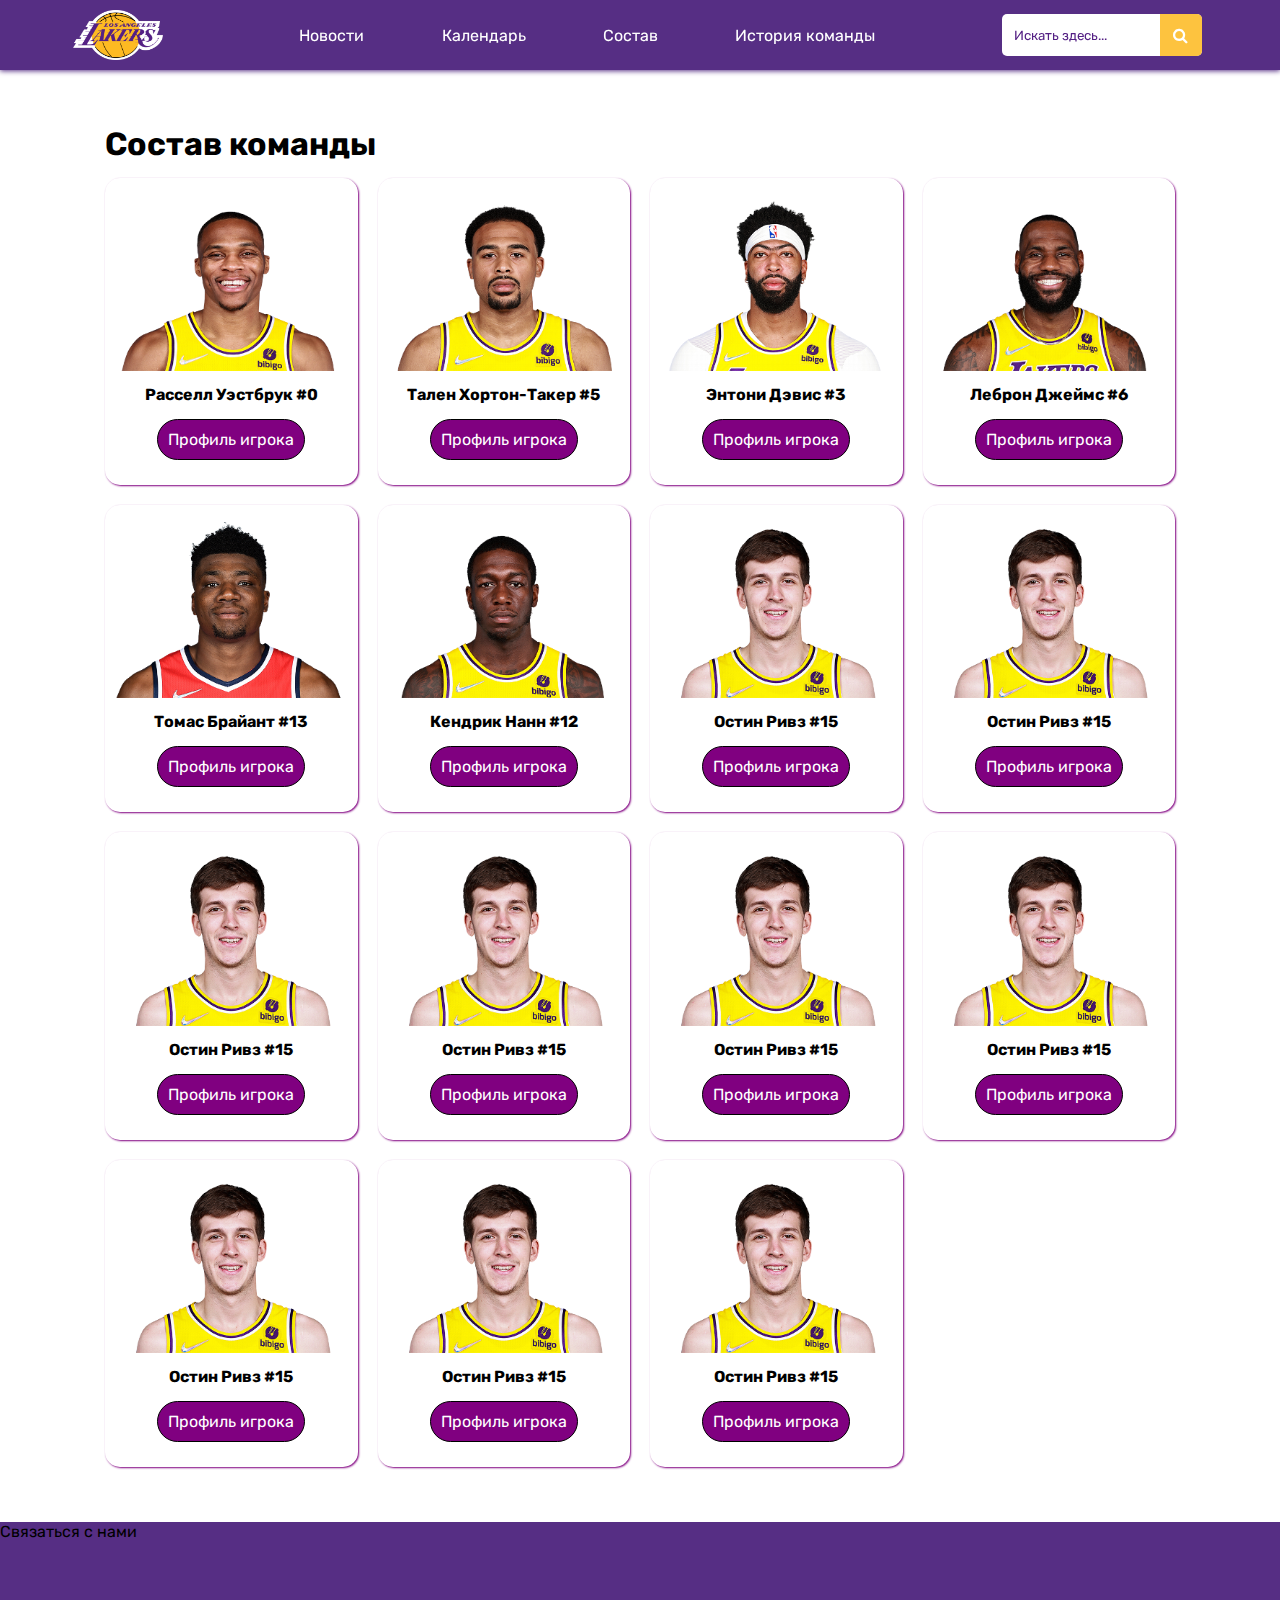
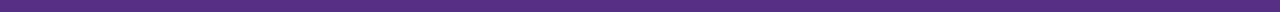
<file: line-up/line-up.html>
<!DOCTYPE html>
<html lang="en">
<head>
    <meta charset="UTF-8">
    <meta http-equiv="X-UA-Compatible" content="IE=edge">
    <meta name="viewport" content="width=device-width, initial-scale=1.0">
    <link rel="stylesheet" href="https://cdnjs.cloudflare.com/ajax/libs/font-awesome/4.7.0/css/font-awesome.min.css">
    <link rel="stylesheet" href="line-up.css">
    <link rel="stylesheet" href="../menu.css">
    <link rel="apple-touch-icon" sizes="180x180" href="../images/icons/apple-touch-icon.png">
    <link rel="icon" type="image/png" sizes="32x32" href="../images/icons/favicon-32x32.png">
    <link rel="icon" type="image/png" sizes="16x16" href="../images/icons/favicon-16x16.png">
    <title>Состав команды</title>
</head>
<body>
    <header class="page-header">
        <div class="mobile-menu page-menu">
            <input id="menu__toggle" type="checkbox"/>
            <label class="menu__btn" for="menu__toggle">
                <span></span>
            </label>
            <nav class="mobile-nav-menu nav-menu">
                <a href="#news" class="nav-item">Новости</a>
                <a href="#schedule" class="nav-item">Календарь</a>
                <a href="line-up.html" class="nav-item">Состав</a>
                <a href="#history" class="nav-item">История команды</a>
            </nav>
        </div>
        <div class="logo-wrapper">
            <a href="../index.html" class="logo-link">
                <picture>
                    <source media="(min-width: 900px)" srcset="../images/icons/logo.png">
                    <source media="(max-width:900px )" srcset="../images/icons/Lakers-mobile-menu-logo.png">
                    <img src="images/icons/Lakers-mobile-menu-logo.png" alt="Логотип команды Лос-Анджелес Лейкерс" class="logo-img">
                </picture>
            </a>
        </div>
        <div class="search">
            <form>
                <input type="text" placeholder="Искать здесь..." class="search-input">
                <button type="submit"></button>
            </form>
        </div>
    </header>
    <main class="main-mobile-page">
        <div class="container">
            <h1 class="main-title"> Cостав команды</h1>
            <section class="line-up">
                <div class="players-card">
                    <img src="img/players_card/westbrook.jpeg" alt="Игрок команды Расселл Уэстбрук">
                    <h4 class="card-title">Расселл Уэстбрук #0</h4>
                    <a href="#" class="card-btn"> Профиль игрока</a>
                </div>
                <div class="players-card">
                    <img src="img/players_card/THT.png" alt="Игрок команды Тален Хортон-Такер">
                    <h4 class="card-title">Тален Хортон-Такер #5</h4>
                    <a href="#" class="card-btn"> Профиль игрока</a>
                </div>
                <div class="players-card">
                    <img src="img/players_card/AD.png" alt="Игрок команды Энтони Дэвис">
                    <h4 class="card-title">Энтони Дэвис #3</h4>
                    <a href="#" class="card-btn"> Профиль игрока</a>
                </div>
                <div class="players-card">
                    <img src="img/players_card/James.png" alt="Игрок команды Леброн Джеймс">
                    <h4 class="card-title">Леброн Джеймс #6</h4>
                    <a href="#" class="card-btn"> Профиль игрока</a>
                </div>
                <div class="players-card">
                    <img src="img/players_card/Thomas Bryant.png" alt="Игрок команды Томас Брайант">
                    <h4 class="card-title">Томас Брайант #13</h4>
                    <a href="#" class="card-btn"> Профиль игрока</a>
                </div>
                <div class="players-card">
                    <img src="img/players_card/Kendrick Nunn.png" alt="Игрок команды Кендрик Нанн">
                    <h4 class="card-title">Кендрик Нанн #12</h4>
                    <a href="#" class="card-btn"> Профиль игрока</a>
                </div>
                <div class="players-card">
                    <img src="img/players_card/Austin Reaves.png" alt="Игрок команды Остин Ривз">
                    <h4 class="card-title">Остин Ривз #15</h4>
                    <a href="#" class="card-btn"> Профиль игрока</a>
                </div>
                <div class="players-card">
                    <img src="img/players_card/Austin Reaves.png" alt="Игрок команды Остин Ривз">
                    <h4 class="card-title">Остин Ривз #15</h4>
                    <a href="#" class="card-btn"> Профиль игрока</a>
                </div>
                <div class="players-card">
                    <img src="img/players_card/Austin Reaves.png" alt="Игрок команды Остин Ривз">
                    <h4 class="card-title">Остин Ривз #15</h4>
                    <a href="#" class="card-btn"> Профиль игрока</a>
                </div>
                <div class="players-card">
                    <img src="img/players_card/Austin Reaves.png" alt="Игрок команды Остин Ривз">
                    <h4 class="card-title">Остин Ривз #15</h4>
                    <a href="#" class="card-btn"> Профиль игрока</a>
                </div>
                <div class="players-card">
                    <img src="img/players_card/Austin Reaves.png" alt="Игрок команды Остин Ривз">
                    <h4 class="card-title">Остин Ривз #15</h4>
                    <a href="#" class="card-btn"> Профиль игрока</a>
                </div>
                <div class="players-card">
                    <img src="img/players_card/Austin Reaves.png" alt="Игрок команды Остин Ривз">
                    <h4 class="card-title">Остин Ривз #15</h4>
                    <a href="#" class="card-btn"> Профиль игрока</a>
                </div>
                <div class="players-card">
                    <img src="img/players_card/Austin Reaves.png" alt="Игрок команды Остин Ривз">
                    <h4 class="card-title">Остин Ривз #15</h4>
                    <a href="#" class="card-btn"> Профиль игрока</a>
                </div>
                <div class="players-card">
                    <img src="img/players_card/Austin Reaves.png" alt="Игрок команды Остин Ривз">
                    <h4 class="card-title">Остин Ривз #15</h4>
                    <a href="#" class="card-btn"> Профиль игрока</a>
                </div>
                <div class="players-card">
                    <img src="img/players_card/Austin Reaves.png" alt="Игрок команды Остин Ривз">
                    <h4 class="card-title">Остин Ривз #15</h4>
                    <a href="#" class="card-btn"> Профиль игрока</a>
                </div>
            </section>
        </div>
    </main>
    <footer class="page-bottom">
        <p> Связаться с нами </p>
    </footer>
    
</body>
</html>
</file>
<file: line-up/line-up.css>
/*Главная страница--------------*/

.main-mobile-page{
    width: 100%;
    height: fit-content;
    padding-top: 80px;
}

.container{
    width: 90%;
    max-width: 1100px;
    margin: 0 auto;
    margin-top: 30px;
    margin-bottom: 20px;
    /*box-shadow: 0 1px 5px purple;*/
    border-radius: 15px;
    padding: 15px;
    /*background: linear-gradient(45deg, #FEFEFE, #fffbff);*/
}

/*Заголовок--------------*/
.main-title{
    margin-bottom: 15px;
    
}
/*Контейнер с карточками grid--------------*/
.line-up{
    width: 100%;
    display: grid;
    grid-template-columns: repeat(auto-fit, minmax(200px, 1fr));
    gap: 20px;
    height: fit-content;
}
/*Карточки с игроками--------------*/
.players-card{
    padding: 10px 0;
    height: fit-content;
    text-align: center;
    border-radius: 15px;   
    box-shadow: 1px 1px 2px purple;
    transition: 0.7s;
}

.players-card img{
    width: 100%;
    height: 100%;
    margin-bottom: 10px;
}

.card-btn{
    display: inline-block;
    text-decoration: none;
    border: 1px solid black;
    border-radius: 45px;
    padding: 10px;
    margin: 15px;
    color: white;
    background-color: purple;
}

.card-btn:active{
    background-color: yellow;
    color: purple;
    transition: 0.1s;
}

/*Подвал сайта--------------*/
.page-bottom{
    margin-top: 40px;
    width: 100%;
    height: 10vh;
    background-color: #562e84;
}

@media(min-width:900px){
    .card-text{
        font-size: 15px;
    }
    .players-card{
        cursor: pointer;
    }
    .players-card:hover{
        transform: scale(1.05);
    }
    .card-btn:hover{
        box-shadow: 0 0 5px purple;
    }
}
</file>
<file: menu.css>
@import url('https://fonts.googleapis.com/css2?family=Rubik:wght@300;400;700;900&display=swap');
*{
    margin: 0;
    padding: 0;
    box-sizing: border-box;
    font-family: 'Rubik', sans-serif;
}

/*Главный контейнер---------------*/
.page-header{
    width: 100%;
    height: fit-content;
    position: fixed;
    top: 0;
    left: 0;
    z-index: 100;
    background: #562e84;
    box-shadow: 0 1px 5px #562e84;
    display: flex;
    justify-content: space-between;
    padding: 10px 0;
}
/*Навигационное меню--------------*/
.mobile-menu{
    position: relative;
    align-items: center;
}

.mobile-nav-menu{
    display: none;
}

#menu__toggle {
    opacity: 0;
}

.menu__btn{
    display: flex; /* используем flex для центрирования содержимого */
    align-items: center; /* центрируем содержимое кнопки */
    position: fixed;
    top: 13px;
    left: 10px;
    width: 30px;
    height: 30px;
    cursor: pointer;
    z-index: 1;
}

.menu__btn > span, .menu__btn > span::before, .menu__btn > span::after {
    display: block;
    position: absolute;
    width: 100%;
    height: 2px;
    background-color: #fdba22de;;
}

.menu__btn > span::before {
    content: ''; 
    top: -8px;
    }
.menu__btn > span::after { 
    content: '';
    top: 8px;
}

#menu__toggle:checked ~ .menu__btn > span {
    transform: rotate(45deg);
}
#menu__toggle:checked ~ .menu__btn > span::before{
    top: 0;
    transform: rotate(0);
 }
 #menu__toggle:checked ~ .menu__btn > span::after {
    top: 0;
    transform: rotate(90deg);
}

#menu__toggle:checked ~ .mobile-nav-menu {
    position: absolute;
    top: 52px;
    left: 0;
    height: 100vh;
    width: 100vw;
    background-color: #562e84;
    display: flex;
    flex-direction: column;
    align-items: center;
}

.menu__btn > span, .menu__btn > span::before, .menu__btn > span::after {
    transition-duration: .25s;
}
.mobile-nav-menu { 
    transition-duration: .25s;
}

.nav-item{
    color: white;
    text-decoration: none;
    transition-duration: .25s;
    font-size: 25px;
    margin: 5px 0;
}

/*Логотип меню--------------*/
.logo-wrapper{
    position: absolute;
    top: 50%;
    left: 50%;
    transform: translate(-50%,-50%);
    max-width: 120px;
    max-height: 70px;
    padding: 10px;
} 

.logo-link{
    text-decoration: none;
}

.logo-img{
    width: 100%;
    height: 100%;
}

/*Форма поиска--------------*/
.search{
    align-self: center;
    margin-right: 15px;
}

.search form {
    position: relative;
    width: 42px;
    margin: 0 auto;
}

.search input {
    display: none;
  }

.search button {
    width: 42px;
    height: 42px;
    border: none;
    background: #fdba22de;
    border-radius: 5px;
    cursor: pointer;
}

 button:before {
    content: "\f002";
    font-family: FontAwesome;
    font-size: 16px;
    color: white;
}










@media(min-width:900px){
    /*Главный контейнер---------------*/
    .page-header{
        padding: 0;
        justify-content: space-around;
    }


    /*Логотип меню--------------*/
    .logo-wrapper{
        position: static;
        display: inline-block;
        max-width: 110px;
        max-height: 70px;
        transform: translate(0,0);
        order: 1;
    }
    .logo-img{
        width: 100%;
        height: 100%;
        transition: 0.3s;
    }
    .logo-img:hover{
        transform: scale(1.1);
    }

    /*Навигационное меню--------------*/
    .page-menu{
        order: 2;
        display: flex;
        justify-content: space-between;
        align-items: center;
        width: 45%;
    }
    #menu__toggle{
        display: none;
    }
    .menu__btn{
        display: none;
    }
    .nav-menu{
        display: flex;
        justify-content: space-between;
        align-items: center;
        width: 100%;
    }
    .nav-item{
        font-size: 16px;
        margin: 0;
    }
    .nav-item:hover{
        text-shadow: 0 0 15px #fdb722;
        transform: scale(1.1);
    }

    /*Форма поиска--------------*/
    .search{
        align-items: center;
        order: 3;
    }
    .search form {
        width: 200px;
        
    }
    .search input {
        display: inline-block;
        width: 100%;
        height: 42px;
        padding-left: 10px;
        border: 2px solid #c7c5b300;
        border-radius: 5px;
        outline: none;
        background: #ffffff;
        color: #542084;
        caret-color: #fdba22de;

        
      }
    .search button {
        position: absolute; 
        top: 0;
        right: 0;
        border-radius: 0 5px 5px 0;
    }
    .search button:active{
        background: #542084;
    }
    .search-input::placeholder{
        color: #542084;
        
    }

}
</file>
